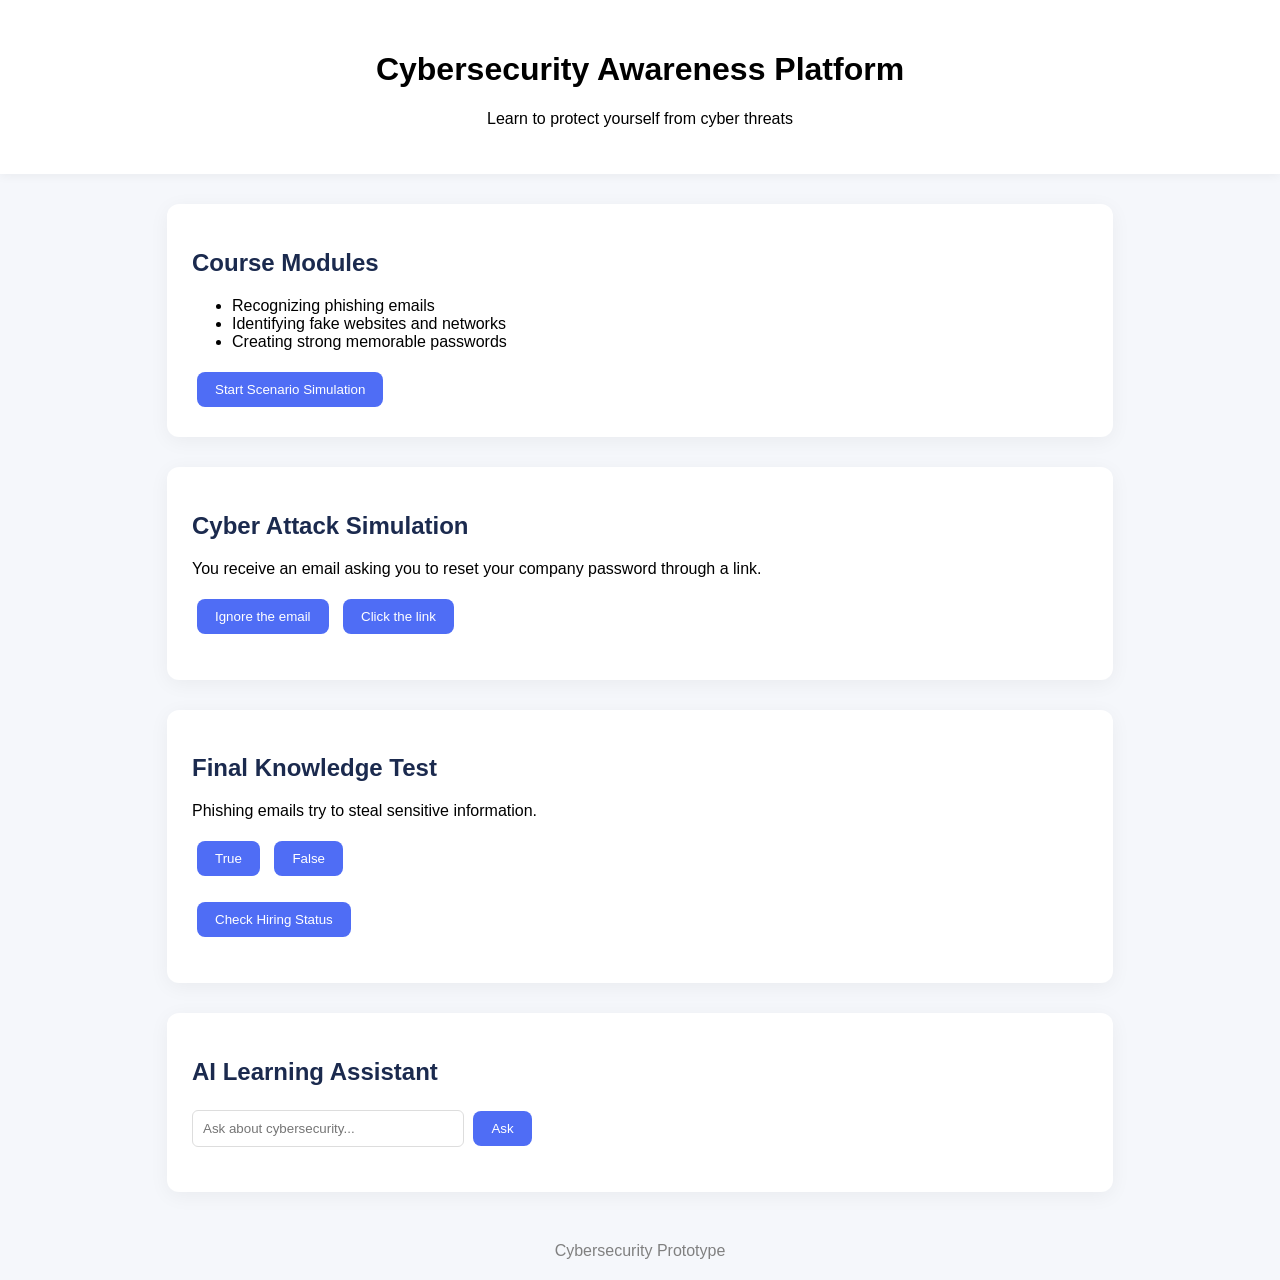
<file: index.html>
<!DOCTYPE html>
<html>
<head>
<meta charset="UTF-8">
<title>Cyber Readiness Platform</title>
<link rel="stylesheet" href="style.css">
</head>

<body>

<header>
<h1>Cybersecurity Awareness Platform</h1>
<p>Learn to protect yourself from cyber threats</p>
</header>

<section class="course">
<h2>Course Modules</h2>

<ul>
<li>Recognizing phishing emails</li>
<li>Identifying fake websites and networks</li>
<li>Creating strong memorable passwords</li>
</ul>

<button onclick="startSimulation()">Start Scenario Simulation</button>

</section>


<section class="simulation">
<h2>Cyber Attack Simulation</h2>

<p id="scenario">
You receive an email asking you to reset your company password through a link.
</p>

<button onclick="simulationAnswer('ignore')">Ignore the email</button>
<button onclick="simulationAnswer('click')">Click the link</button>

<p id="simulationResult"></p>

</section>


<section class="quiz">

<h2>Final Knowledge Test</h2>

<p>Phishing emails try to steal sensitive information.</p>

<button onclick="quizAnswer(true)">True</button>
<button onclick="quizAnswer(false)">False</button>

<p id="quizResult"></p>

<button onclick="checkHiring()">Check Hiring Status</button>

<p id="hiringResult"></p>

</section>


<section class="ai">

<h2>AI Learning Assistant</h2>

<input id="userQuestion" placeholder="Ask about cybersecurity...">
<button onclick="askAI()">Ask</button>

<p id="aiResponse"></p>

</section>


<footer>
Cybersecurity Prototype
</footer>

<script src="script.js"></script>
<script src="ai.js"></script>

</body>
</html>
</file>
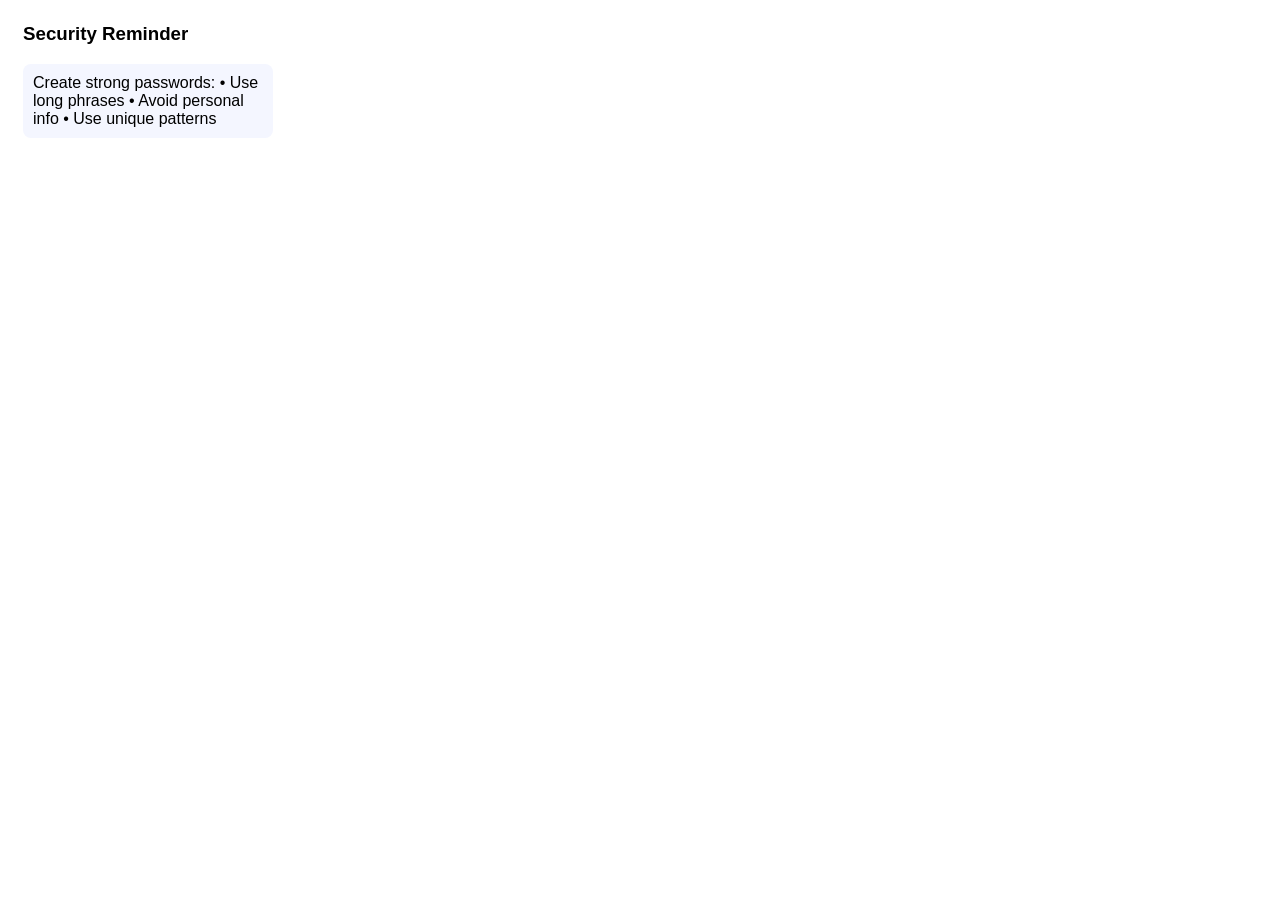
<file: extension-mock.html>
<html>

<head>
<style>

body{
font-family:Arial;
width:250px;
padding:15px;
}

.box{
background:#f4f6ff;
padding:10px;
border-radius:8px;
}

</style>
</head>

<body>

<h3>Security Reminder</h3>

<div class="box">

Create strong passwords:
• Use long phrases
• Avoid personal info
• Use unique patterns

</div>

</body>

</html>
</file>
<file: style.css>
body{
font-family: Inter, Arial;
background:#f5f7fb;
margin:0;
}

header{
background:white;
padding:30px;
text-align:center;
box-shadow:0 2px 10px rgba(0,0,0,0.05);
}

section{
background:white;
margin:30px auto;
padding:25px;
width:70%;
border-radius:12px;
box-shadow:0 4px 20px rgba(0,0,0,0.05);
}

h2{
color:#1b2a4e;
}

button{
background:#4f6df5;
border:none;
color:white;
padding:10px 18px;
border-radius:8px;
margin:5px;
cursor:pointer;
}

button:hover{
background:#3449d1;
}

input{
padding:10px;
border-radius:6px;
border:1px solid #ddd;
width:250px;
}

footer{
text-align:center;
padding:20px;
color:gray;
}
</file>
